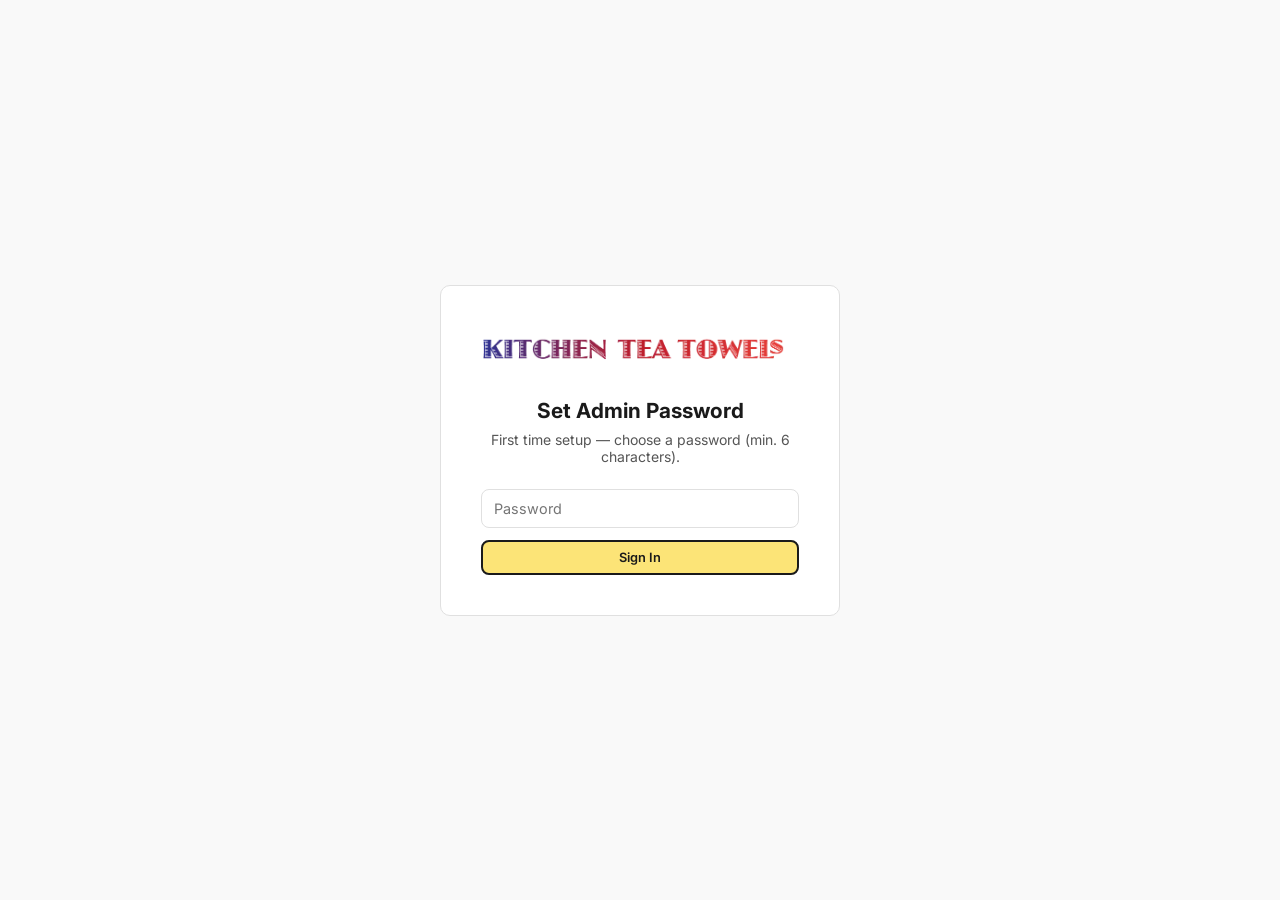
<file: admin.html>
<!DOCTYPE html>
<html lang="en">
<head>
  <meta charset="UTF-8" />
  <meta name="viewport" content="width=device-width, initial-scale=1.0" />
  <title>Admin | Kitchen Tea Towels</title>
  <meta name="robots" content="noindex, nofollow" />
  <link rel="preconnect" href="https://fonts.googleapis.com" />
  <link href="https://fonts.googleapis.com/css2?family=Inter:wght@400;600;700&display=swap" rel="stylesheet" />
  <script src="products.js"></script>
  <style>
    *, *::before, *::after { box-sizing: border-box; margin: 0; padding: 0; }
    :root {
      --yellow: #fce477;
      --yellow-dark: #f5d230;
      --gray-light: #f5f5f5;
      --gray-mid: #e0e0e0;
      --gray-text: #555;
      --text: #1a1a1a;
      --red: #e53e3e;
      --green: #38a169;
      --radius: 10px;
    }
    body { font-family: 'Inter', sans-serif; color: var(--text); background: #f9f9f9; min-height: 100vh; }

    /* LOGIN */
    #login-screen {
      display: flex; align-items: center; justify-content: center;
      min-height: 100vh; padding: 24px;
    }
    .login-box {
      background: #fff; border: 1px solid var(--gray-mid); border-radius: var(--radius);
      padding: 40px; width: 100%; max-width: 400px; text-align: center;
    }
    .login-box img { height: 44px; width: auto; margin-bottom: 24px; }
    .login-box h1 { font-size: 1.3rem; margin-bottom: 8px; }
    .login-box p { font-size: 0.875rem; color: var(--gray-text); margin-bottom: 24px; }
    .login-box input[type="password"] {
      width: 100%; padding: 10px 12px; border: 1px solid var(--gray-mid);
      border-radius: 8px; font-family: inherit; font-size: 0.9rem; margin-bottom: 12px;
    }
    .login-box .error { color: var(--red); font-size: 0.8rem; margin-bottom: 12px; display: none; }

    /* ADMIN PANEL */
    #admin-panel { display: none; }

    /* HEADER */
    .admin-header {
      background: #fff; border-bottom: 1px solid var(--gray-mid);
      padding: 0 24px; position: sticky; top: 0; z-index: 50;
    }
    .admin-header-inner {
      max-width: 1100px; margin: 0 auto; height: 64px;
      display: flex; align-items: center; justify-content: space-between; gap: 16px;
    }
    .admin-header img { height: 36px; width: auto; }
    .admin-header-title { font-weight: 700; font-size: 0.95rem; color: var(--gray-text); }
    .header-actions { display: flex; gap: 10px; align-items: center; }

    /* MAIN */
    .admin-main { max-width: 1100px; margin: 0 auto; padding: 32px 24px; }

    .toolbar {
      display: flex; align-items: center; justify-content: space-between;
      flex-wrap: wrap; gap: 12px; margin-bottom: 24px;
    }
    .toolbar h2 { font-size: 1.25rem; font-weight: 700; }
    .toolbar-actions { display: flex; gap: 10px; flex-wrap: wrap; }

    /* PRODUCT LIST */
    .product-list { display: flex; flex-direction: column; gap: 12px; }

    .product-row {
      background: #fff; border: 1px solid var(--gray-mid); border-radius: var(--radius);
      display: flex; align-items: center; gap: 16px; padding: 12px 16px;
      transition: opacity 0.2s;
    }
    .product-row.inactive { opacity: 0.5; }

    .product-row-img {
      width: 60px; height: 60px; object-fit: cover;
      border-radius: 6px; flex-shrink: 0; background: var(--gray-light);
    }

    .product-row-info { flex: 1; min-width: 0; }
    .product-row-name { font-weight: 600; font-size: 0.9rem; white-space: nowrap; overflow: hidden; text-overflow: ellipsis; }
    .product-row-meta { font-size: 0.8rem; color: var(--gray-text); margin-top: 2px; }

    .product-row-actions { display: flex; align-items: center; gap: 10px; flex-shrink: 0; }

    /* TOGGLE */
    .toggle { position: relative; display: inline-block; width: 44px; height: 24px; }
    .toggle input { display: none; }
    .slider {
      position: absolute; inset: 0; background: var(--gray-mid);
      border-radius: 999px; cursor: pointer; transition: background 0.2s;
    }
    .slider::before {
      content: ''; position: absolute; width: 18px; height: 18px;
      left: 3px; top: 3px; background: #fff; border-radius: 50%; transition: transform 0.2s;
    }
    .toggle input:checked + .slider { background: var(--green); }
    .toggle input:checked + .slider::before { transform: translateX(20px); }

    /* BUTTONS */
    .btn {
      padding: 8px 16px; border-radius: 8px; font-family: inherit;
      font-size: 0.8rem; font-weight: 600; cursor: pointer; border: none;
      transition: opacity 0.15s; white-space: nowrap;
    }
    .btn:hover { opacity: 0.85; }
    .btn-primary { background: var(--yellow); color: var(--text); border: 2px solid var(--text); }
    .btn-secondary { background: var(--gray-light); color: var(--text); border: 2px solid var(--gray-mid); }
    .btn-danger { background: #fff; color: var(--red); border: 2px solid var(--red); }
    .btn-publish { background: #1a1a1a; color: #fff; border: 2px solid #1a1a1a; padding: 8px 20px; }
    .btn-logout  { background: transparent; color: var(--gray-text); border: 1px solid var(--gray-mid); font-size: 0.8rem; }

    /* MODAL */
    .modal-overlay {
      display: none; position: fixed; inset: 0; z-index: 200;
      background: rgba(0,0,0,0.5); align-items: center; justify-content: center; padding: 24px;
    }
    .modal-overlay.active { display: flex; }
    .modal {
      background: #fff; border-radius: var(--radius); width: 100%; max-width: 560px;
      max-height: 90vh; overflow-y: auto; padding: 32px;
    }
    .modal h2 { font-size: 1.2rem; margin-bottom: 24px; }

    .form-group { margin-bottom: 16px; }
    .form-group label { display: block; font-size: 0.8rem; font-weight: 600; margin-bottom: 6px; }
    .form-group input, .form-group textarea, .form-group select {
      width: 100%; padding: 9px 12px; border: 1px solid var(--gray-mid);
      border-radius: 8px; font-family: inherit; font-size: 0.875rem;
    }
    .form-group textarea { resize: vertical; min-height: 80px; }
    .form-group .hint { font-size: 0.75rem; color: var(--gray-text); margin-top: 4px; }

    .modal-actions { display: flex; gap: 10px; justify-content: flex-end; margin-top: 24px; flex-wrap: wrap; }

    /* VARIANTS */
    .variant-list { display: flex; flex-direction: column; gap: 8px; margin-top: 8px; }
    .variant-row { display: flex; gap: 8px; align-items: center; }
    .variant-row input { flex: 1; }
    .btn-remove-variant { background: none; border: none; color: var(--red); cursor: pointer; font-size: 1.1rem; padding: 4px; }

    /* CHANGE PASSWORD */
    .change-pw-section {
      background: var(--gray-light); border-radius: var(--radius);
      padding: 20px; margin-top: 40px;
    }
    .change-pw-section h3 { font-size: 1rem; margin-bottom: 16px; }
    .change-pw-section .pw-row { display: flex; gap: 10px; flex-wrap: wrap; align-items: flex-end; }
    .change-pw-section input { flex: 1; min-width: 180px; padding: 9px 12px; border: 1px solid var(--gray-mid); border-radius: 8px; font-family: inherit; font-size: 0.875rem; }
    .change-pw-section .msg { font-size: 0.8rem; margin-top: 8px; }

    /* NOTICE */
    .notice {
      background: #fffbeb; border: 1px solid #f6d860; border-radius: 8px;
      padding: 12px 16px; font-size: 0.85rem; margin-bottom: 24px; line-height: 1.5;
    }

    /* UNSAVED CHANGES BANNER */
    .unsaved-banner {
      display: none; position: sticky; top: 64px; z-index: 40;
      background: #1a4755; color: #fff;
      padding: 10px 24px; font-size: 0.85rem; font-weight: 600;
      align-items: center; justify-content: center; gap: 16px;
      text-align: center;
    }
    .unsaved-banner.visible { display: flex; }
    .unsaved-banner button {
      background: var(--yellow); color: var(--text); border: 2px solid var(--text);
      border-radius: 8px; padding: 6px 14px; font-family: inherit;
      font-size: 0.8rem; font-weight: 700; cursor: pointer;
    }

    @media (max-width: 600px) {
      .product-row { flex-wrap: wrap; }
      .product-row-actions { width: 100%; justify-content: flex-end; }
    }
  </style>
</head>
<body>

<!-- LOGIN SCREEN -->
<div id="login-screen">
  <div class="login-box">
    <img src="images/kitchen-tea-towels-logo.webp" alt="Kitchen Tea Towels" />
    <h1 id="login-title">Admin Sign In</h1>
    <p id="login-subtitle">Enter your admin password to continue.</p>
    <p class="error" id="login-error">Incorrect password. Please try again.</p>
    <input type="password" id="password-input" placeholder="Password" />
    <button class="btn btn-primary" style="width:100%" onclick="handleLogin()">Sign In</button>
  </div>
</div>

<!-- ADMIN PANEL -->
<div id="admin-panel">

  <div class="admin-header">
    <div class="admin-header-inner">
      <div style="display:flex;align-items:center;gap:12px;">
        <img src="images/kitchen-tea-towels-logo.webp" alt="Kitchen Tea Towels" />
        <span class="admin-header-title">Product Admin</span>
      </div>
      <div class="header-actions">
        <a href="index.html" target="_blank" class="btn btn-secondary">View Shop</a>
        <button class="btn btn-logout" onclick="logout()">Sign Out</button>
      </div>
    </div>
  </div>

  <div class="unsaved-banner" id="unsaved-banner">
    ⚠ You have unsaved changes — click Save &amp; Download, then upload products.js to GitHub.
    <button onclick="publishProducts()">Save &amp; Download products.js</button>
  </div>

  <div class="admin-main">

    <div class="notice">
      <strong>How changes work:</strong> Toggle, edit, or add products below. An orange bar will appear at the top when you have unsaved changes — click <strong>Save &amp; Download products.js</strong>, then upload that file to GitHub to make changes live.
    </div>

    <div class="toolbar">
      <h2>Products (<span id="product-count">0</span>)</h2>
      <div class="toolbar-actions">
        <button class="btn btn-primary" onclick="openAddModal()">+ Add Product</button>
        <button class="btn btn-publish" onclick="publishProducts()">Save &amp; Download products.js</button>
      </div>
    </div>

    <div class="product-list" id="product-list"></div>

    <div class="change-pw-section">
      <h3>Change Admin Password</h3>
      <div class="pw-row">
        <input type="password" id="new-pw" placeholder="New password" />
        <input type="password" id="new-pw-confirm" placeholder="Confirm password" />
        <button class="btn btn-secondary" onclick="changePassword()">Update Password</button>
      </div>
      <p class="msg" id="pw-msg"></p>
    </div>

  </div>
</div>

<!-- EDIT / ADD MODAL -->
<div class="modal-overlay" id="product-modal">
  <div class="modal">
    <h2 id="modal-title">Edit Product</h2>

    <input type="hidden" id="modal-product-id" />

    <div class="form-group">
      <label>Product Name</label>
      <input type="text" id="modal-name" placeholder="e.g. Seaside Tea Towel" />
    </div>
    <div class="form-group">
      <label>Description</label>
      <textarea id="modal-desc" placeholder="Short product description..."></textarea>
    </div>
    <div class="form-group">
      <label>Price (£)</label>
      <input type="number" id="modal-price" placeholder="14.00" min="0" step="0.01" />
    </div>
    <div class="form-group">
      <label>Main Image URL</label>
      <input type="url" id="modal-image" placeholder="https://..." />
      <p class="hint">Paste the full URL of the product image.</p>
    </div>
    <div class="form-group">
      <label>Active</label>
      <select id="modal-active">
        <option value="true">Yes — show on shop</option>
        <option value="false">No — hide from shop</option>
      </select>
    </div>
    <div class="form-group">
      <label>Colour Variants <span style="font-weight:400;color:var(--gray-text)">(optional — leave empty if only one version)</span></label>
      <div class="variant-list" id="variant-list"></div>
      <button type="button" class="btn btn-secondary" style="margin-top:8px;font-size:0.8rem;" onclick="addVariantRow()">+ Add Variant</button>
      <p class="hint">Each variant needs a name (e.g. Blue) and its own image URL.</p>
    </div>

    <div class="modal-actions">
      <button class="btn btn-secondary" onclick="closeModal()">Cancel</button>
      <button class="btn btn-primary" onclick="saveProduct()">Save Product</button>
    </div>
  </div>
</div>

<script>
  // ── PRODUCTS STATE ──
  var products = [];

  // ── PASSWORD / AUTH ──
  async function sha256(str) {
    var buf  = await crypto.subtle.digest('SHA-256', new TextEncoder().encode(str));
    return Array.from(new Uint8Array(buf)).map(function(b){ return b.toString(16).padStart(2,'0'); }).join('');
  }

  async function handleLogin() {
    var pw   = document.getElementById('password-input').value;
    var hash = await sha256(pw);
    var stored = localStorage.getItem('ktt_admin_hash');

    if (!stored) {
      // First time — set password
      if (pw.length < 6) {
        showLoginError('Password must be at least 6 characters.');
        return;
      }
      localStorage.setItem('ktt_admin_hash', hash);
      enterAdmin();
    } else {
      if (hash === stored) {
        sessionStorage.setItem('ktt_admin_session', '1');
        enterAdmin();
      } else {
        showLoginError('Incorrect password. Please try again.');
      }
    }
  }

  function showLoginError(msg) {
    var el = document.getElementById('login-error');
    el.textContent = msg;
    el.style.display = 'block';
  }

  document.getElementById('password-input').addEventListener('keydown', function(e) {
    if (e.key === 'Enter') handleLogin();
  });

  async function changePassword() {
    var np  = document.getElementById('new-pw').value;
    var nc  = document.getElementById('new-pw-confirm').value;
    var msg = document.getElementById('pw-msg');
    if (np.length < 6) { msg.style.color='red'; msg.textContent='Password must be at least 6 characters.'; return; }
    if (np !== nc)      { msg.style.color='red'; msg.textContent='Passwords do not match.'; return; }
    localStorage.setItem('ktt_admin_hash', await sha256(np));
    msg.style.color='green'; msg.textContent='Password updated.';
    document.getElementById('new-pw').value='';
    document.getElementById('new-pw-confirm').value='';
  }

  function logout() {
    sessionStorage.removeItem('ktt_admin_session');
    location.reload();
  }

  // ── ENTER ADMIN ──
  function enterAdmin() {
    document.getElementById('login-screen').style.display  = 'none';
    document.getElementById('admin-panel').style.display   = 'block';

    // Load products: localStorage override first, then products.js
    var stored = localStorage.getItem('ktt_products');
    products = stored ? JSON.parse(stored) : JSON.parse(JSON.stringify(window.KTT_PRODUCTS));
    renderList();
  }

  // ── RENDER PRODUCT LIST ──
  function renderList() {
    document.getElementById('product-count').textContent = products.length;
    var list = document.getElementById('product-list');
    list.innerHTML = '';
    products.forEach(function(p, i) {
      var row = document.createElement('div');
      row.className = 'product-row' + (p.active ? '' : ' inactive');
      row.innerHTML =
        '<img class="product-row-img" src="' + esc(p.image) + '" alt="' + esc(p.name) + '" />' +
        '<div class="product-row-info">' +
          '<div class="product-row-name">' + esc(p.name) + '</div>' +
          '<div class="product-row-meta">£' + esc(p.price) +
            (p.variants && p.variants.length > 1 ? ' · ' + p.variants.length + ' variants' : '') +
            (p.active ? '' : ' · <span style="color:var(--red)">Hidden</span>') +
          '</div>' +
        '</div>' +
        '<div class="product-row-actions">' +
          '<label class="toggle" title="' + (p.active ? 'Hide product' : 'Show product') + '">' +
            '<input type="checkbox" ' + (p.active ? 'checked' : '') + ' data-idx="' + i + '" onchange="toggleActive(this)" />' +
            '<span class="slider"></span>' +
          '</label>' +
          '<button class="btn btn-secondary" onclick="openEditModal(' + i + ')">Edit</button>' +
          '<button class="btn btn-danger" onclick="deleteProduct(' + i + ')">Delete</button>' +
        '</div>';
      list.appendChild(row);
    });
  }

  function toggleActive(checkbox) {
    var i = parseInt(checkbox.getAttribute('data-idx'));
    products[i].active = checkbox.checked;
    markDirty();
    renderList();
  }

  function deleteProduct(i) {
    if (!confirm('Delete "' + products[i].name + '"? This cannot be undone.')) return;
    products.splice(i, 1);
    markDirty();
    renderList();
  }

  function markDirty() {
    document.getElementById('unsaved-banner').classList.add('visible');
  }

  // ── MODAL ──
  function openAddModal() {
    document.getElementById('modal-title').textContent = 'Add Product';
    document.getElementById('modal-product-id').value = '';
    document.getElementById('modal-name').value   = '';
    document.getElementById('modal-desc').value   = '';
    document.getElementById('modal-price').value  = '';
    document.getElementById('modal-image').value  = '';
    document.getElementById('modal-active').value = 'true';
    document.getElementById('variant-list').innerHTML = '';
    document.getElementById('product-modal').classList.add('active');
  }

  function openEditModal(i) {
    var p = products[i];
    document.getElementById('modal-title').textContent     = 'Edit Product';
    document.getElementById('modal-product-id').value      = i;
    document.getElementById('modal-name').value            = p.name;
    document.getElementById('modal-desc').value            = p.desc;
    document.getElementById('modal-price').value           = p.price;
    document.getElementById('modal-image').value           = p.image;
    document.getElementById('modal-active').value          = p.active ? 'true' : 'false';

    var vl = document.getElementById('variant-list');
    vl.innerHTML = '';
    if (p.variants) {
      p.variants.forEach(function(v) { addVariantRow(v.name, v.image); });
    }
    document.getElementById('product-modal').classList.add('active');
  }

  function closeModal() {
    document.getElementById('product-modal').classList.remove('active');
  }

  // Close modal on overlay click
  document.getElementById('product-modal').addEventListener('click', function(e) {
    if (e.target === this) closeModal();
  });

  function addVariantRow(name, image) {
    var vl  = document.getElementById('variant-list');
    var row = document.createElement('div');
    row.className = 'variant-row';
    row.innerHTML =
      '<input type="text"  placeholder="Name (e.g. Blue)"  value="' + esc(name  || '') + '" class="v-name" />' +
      '<input type="url"   placeholder="Image URL"          value="' + esc(image || '') + '" class="v-img"  />' +
      '<button type="button" class="btn-remove-variant" onclick="this.parentNode.remove()">&#x2715;</button>';
    vl.appendChild(row);
  }

  function saveProduct() {
    var name  = document.getElementById('modal-name').value.trim();
    var desc  = document.getElementById('modal-desc').value.trim();
    var price = document.getElementById('modal-price').value.trim();
    var image = document.getElementById('modal-image').value.trim();
    var active = document.getElementById('modal-active').value === 'true';
    var idxStr = document.getElementById('modal-product-id').value;

    if (!name || !price || !image) {
      alert('Please fill in Name, Price, and Image URL.');
      return;
    }

    // Collect variants
    var variants = [];
    document.querySelectorAll('#variant-list .variant-row').forEach(function(row) {
      var vname = row.querySelector('.v-name').value.trim();
      var vimg  = row.querySelector('.v-img').value.trim();
      if (vname && vimg) variants.push({ name: vname, image: vimg });
    });

    var product = {
      id: idxStr !== '' ? products[parseInt(idxStr)].id : slugify(name),
      name:     name,
      desc:     desc,
      price:    parseFloat(price).toFixed(2),
      active:   active,
      image:    image,
      variants: variants
    };

    if (idxStr !== '') {
      products[parseInt(idxStr)] = product;
    } else {
      products.push(product);
    }

    markDirty();
    renderList();
    closeModal();
  }

  function slugify(str) {
    return str.toLowerCase().replace(/[^a-z0-9]+/g,'-').replace(/^-|-$/g,'') + '-' + Date.now();
  }

  // ── PUBLISH ──
  function publishProducts() {
    var content = 'window.KTT_PRODUCTS = ' + JSON.stringify(products, null, 2) + ';\n';
    var blob = new Blob([content], { type: 'text/javascript' });
    var a = document.createElement('a');
    a.href = URL.createObjectURL(blob);
    a.download = 'products.js';
    a.click();
    URL.revokeObjectURL(a.href);
    // Persist to localStorage so the admin reloads correctly next visit
    localStorage.setItem('ktt_products', JSON.stringify(products));
    document.getElementById('unsaved-banner').classList.remove('visible');
  }

  // ── HELPERS ──
  function esc(str) {
    return String(str || '')
      .replace(/&/g,'&amp;').replace(/"/g,'&quot;')
      .replace(/</g,'&lt;').replace(/>/g,'&gt;');
  }

  // ── INIT ──
  // Check for existing session or first-time setup
  (function init() {
    var hasHash    = !!localStorage.getItem('ktt_admin_hash');
    var hasSession = !!sessionStorage.getItem('ktt_admin_session');

    if (!hasHash) {
      document.getElementById('login-title').textContent    = 'Set Admin Password';
      document.getElementById('login-subtitle').textContent = 'First time setup — choose a password (min. 6 characters).';
    }

    if (hasSession) {
      enterAdmin();
    }
  })();
</script>
</body>
</html>
</file>
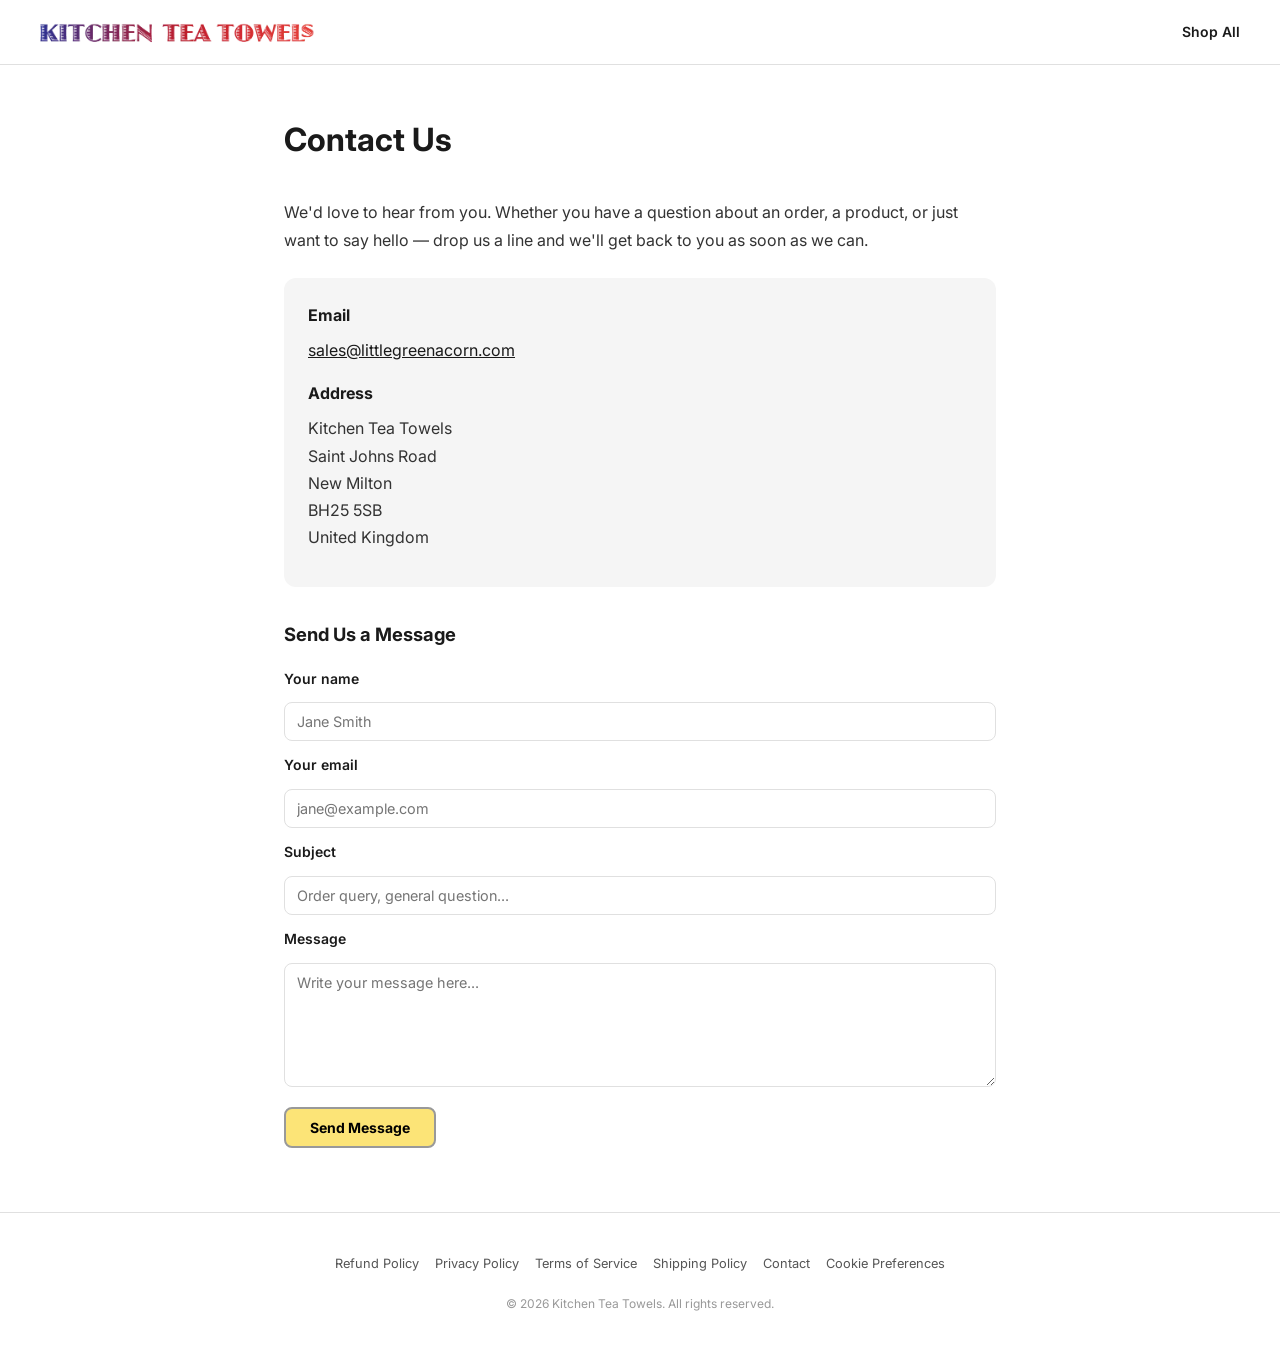
<file: contact.html>
<!DOCTYPE html>
<html lang="en">
<head>
  <meta charset="UTF-8" />
  <meta name="viewport" content="width=device-width, initial-scale=1.0" />
  <title>Contact | Kitchen Tea Towels</title>
  <meta name="description" content="Get in touch with Kitchen Tea Towels — we'd love to hear from you." />
  <meta name="robots" content="noindex" />
  <link rel="preconnect" href="https://fonts.googleapis.com" />
  <link href="https://fonts.googleapis.com/css2?family=Inter:wght@400;600;700&display=swap" rel="stylesheet" />
  <link rel="stylesheet" href="policy.css" />
</head>
<body>
<header>
  <div class="header-inner">
    <a class="logo" href="index.html"><img src="images/kitchen-tea-towels-logo.webp" alt="Kitchen Tea Towels" class="nav-logo" /></a>
    <a href="index.html#products" class="shop-link">Shop All</a>
  </div>
</header>

<main class="policy-page">
  <h1>Contact Us</h1>
  <p>We'd love to hear from you. Whether you have a question about an order, a product, or just want to say hello — drop us a line and we'll get back to you as soon as we can.</p>

  <div class="contact-block">
    <h2>Email</h2>
    <p><a href="mailto:sales@littlegreenacorn.com">sales@littlegreenacorn.com</a></p>

    <h2>Address</h2>
    <p>
      Kitchen Tea Towels<br />
      Saint Johns Road<br />
      New Milton<br />
      BH25 5SB<br />
      United Kingdom
    </p>
  </div>

  <h2>Send Us a Message</h2>
  <form class="contact-form" action="mailto:sales@littlegreenacorn.com" method="post" enctype="text/plain">
    <label for="name">Your name</label>
    <input type="text" id="name" name="name" placeholder="Jane Smith" required />

    <label for="email">Your email</label>
    <input type="email" id="email" name="email" placeholder="jane@example.com" required />

    <label for="subject">Subject</label>
    <input type="text" id="subject" name="subject" placeholder="Order query, general question..." />

    <label for="message">Message</label>
    <textarea id="message" name="message" rows="6" placeholder="Write your message here..." required></textarea>

    <button type="submit" class="submit-btn">Send Message</button>
  </form>
</main>

<footer>
  <div class="footer-inner">
    <div class="footer-links">
      <a href="refund-policy.html">Refund Policy</a>
      <a href="privacy-policy.html">Privacy Policy</a>
      <a href="terms-of-service.html">Terms of Service</a>
      <a href="shipping-policy.html">Shipping Policy</a>
      <a href="contact.html">Contact</a>
      <a href="cookies.html">Cookie Preferences</a>
    </div>
    <p class="footer-copy">&copy; 2026 Kitchen Tea Towels. All rights reserved.</p>
  </div>
</footer>
</body>
</html>
</file>
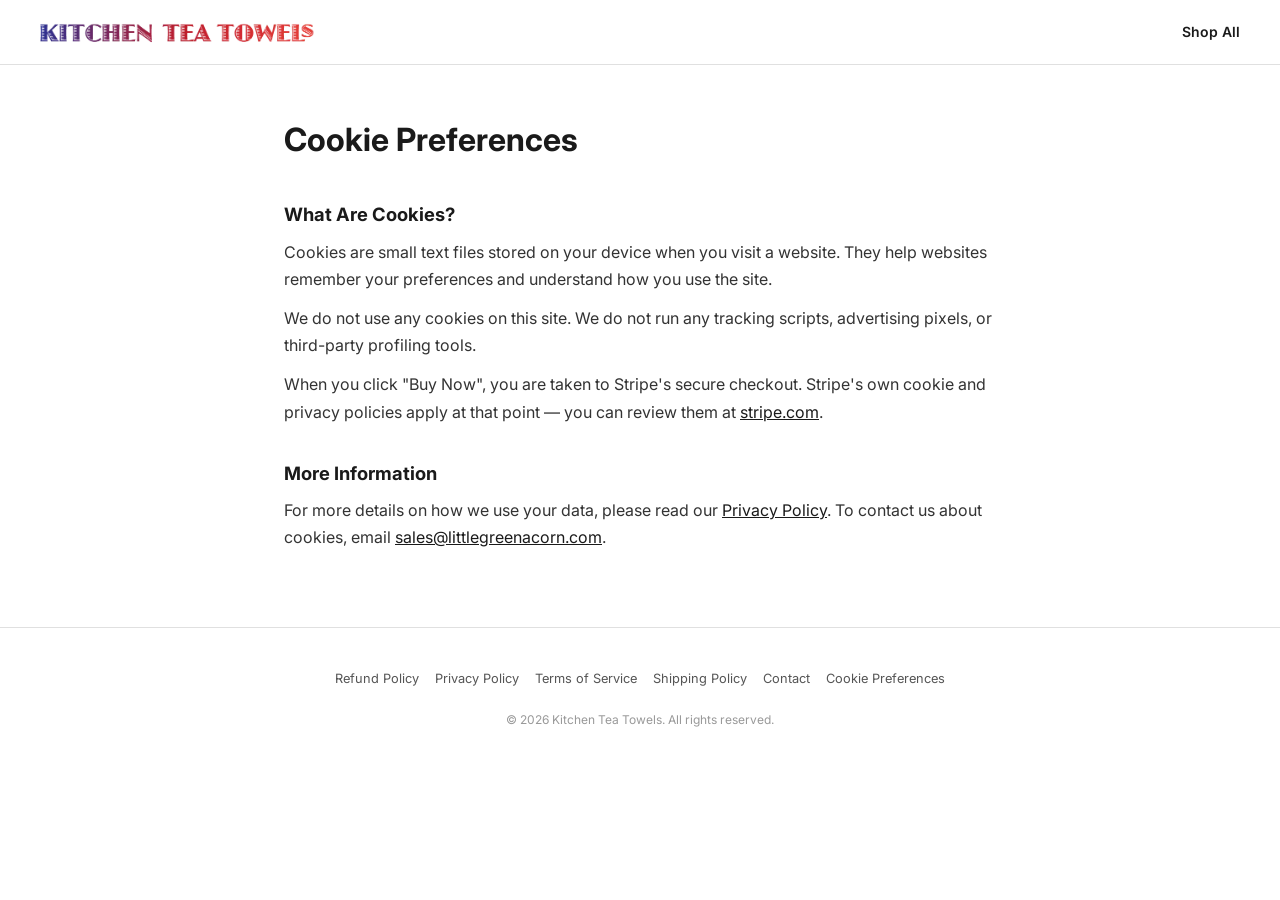
<file: cookies.html>
<!DOCTYPE html>
<html lang="en">
<head>
  <meta charset="UTF-8" />
  <meta name="viewport" content="width=device-width, initial-scale=1.0" />
  <title>Cookie Preferences | Kitchen Tea Towels</title>
  <meta name="description" content="Manage your cookie preferences for Kitchen Tea Towels." />
  <meta name="robots" content="noindex" />
  <link rel="preconnect" href="https://fonts.googleapis.com" />
  <link href="https://fonts.googleapis.com/css2?family=Inter:wght@400;600;700&display=swap" rel="stylesheet" />
  <link rel="stylesheet" href="policy.css" />
</head>
<body>
<header>
  <div class="header-inner">
    <a class="logo" href="index.html"><img src="images/kitchen-tea-towels-logo.webp" alt="Kitchen Tea Towels" class="nav-logo" /></a>
    <a href="index.html#products" class="shop-link">Shop All</a>
  </div>
</header>

<main class="policy-page">
  <h1>Cookie Preferences</h1>

  <h2>What Are Cookies?</h2>
  <p>Cookies are small text files stored on your device when you visit a website. They help websites remember your preferences and understand how you use the site.</p>

  <p>We do not use any cookies on this site. We do not run any tracking scripts, advertising pixels, or third-party profiling tools.</p>
  <p>When you click "Buy Now", you are taken to Stripe's secure checkout. Stripe's own cookie and privacy policies apply at that point — you can review them at <a href="https://stripe.com/gb/privacy" target="_blank" rel="noopener">stripe.com</a>.</p>

  <h2>More Information</h2>
  <p>For more details on how we use your data, please read our <a href="privacy-policy.html">Privacy Policy</a>. To contact us about cookies, email <a href="mailto:sales@littlegreenacorn.com">sales@littlegreenacorn.com</a>.</p>
</main>

<footer>
  <div class="footer-inner">
    <div class="footer-links">
      <a href="refund-policy.html">Refund Policy</a>
      <a href="privacy-policy.html">Privacy Policy</a>
      <a href="terms-of-service.html">Terms of Service</a>
      <a href="shipping-policy.html">Shipping Policy</a>
      <a href="contact.html">Contact</a>
      <a href="cookies.html">Cookie Preferences</a>
    </div>
    <p class="footer-copy">&copy; 2026 Kitchen Tea Towels. All rights reserved.</p>
  </div>
</footer>

</body>
</html>
</file>
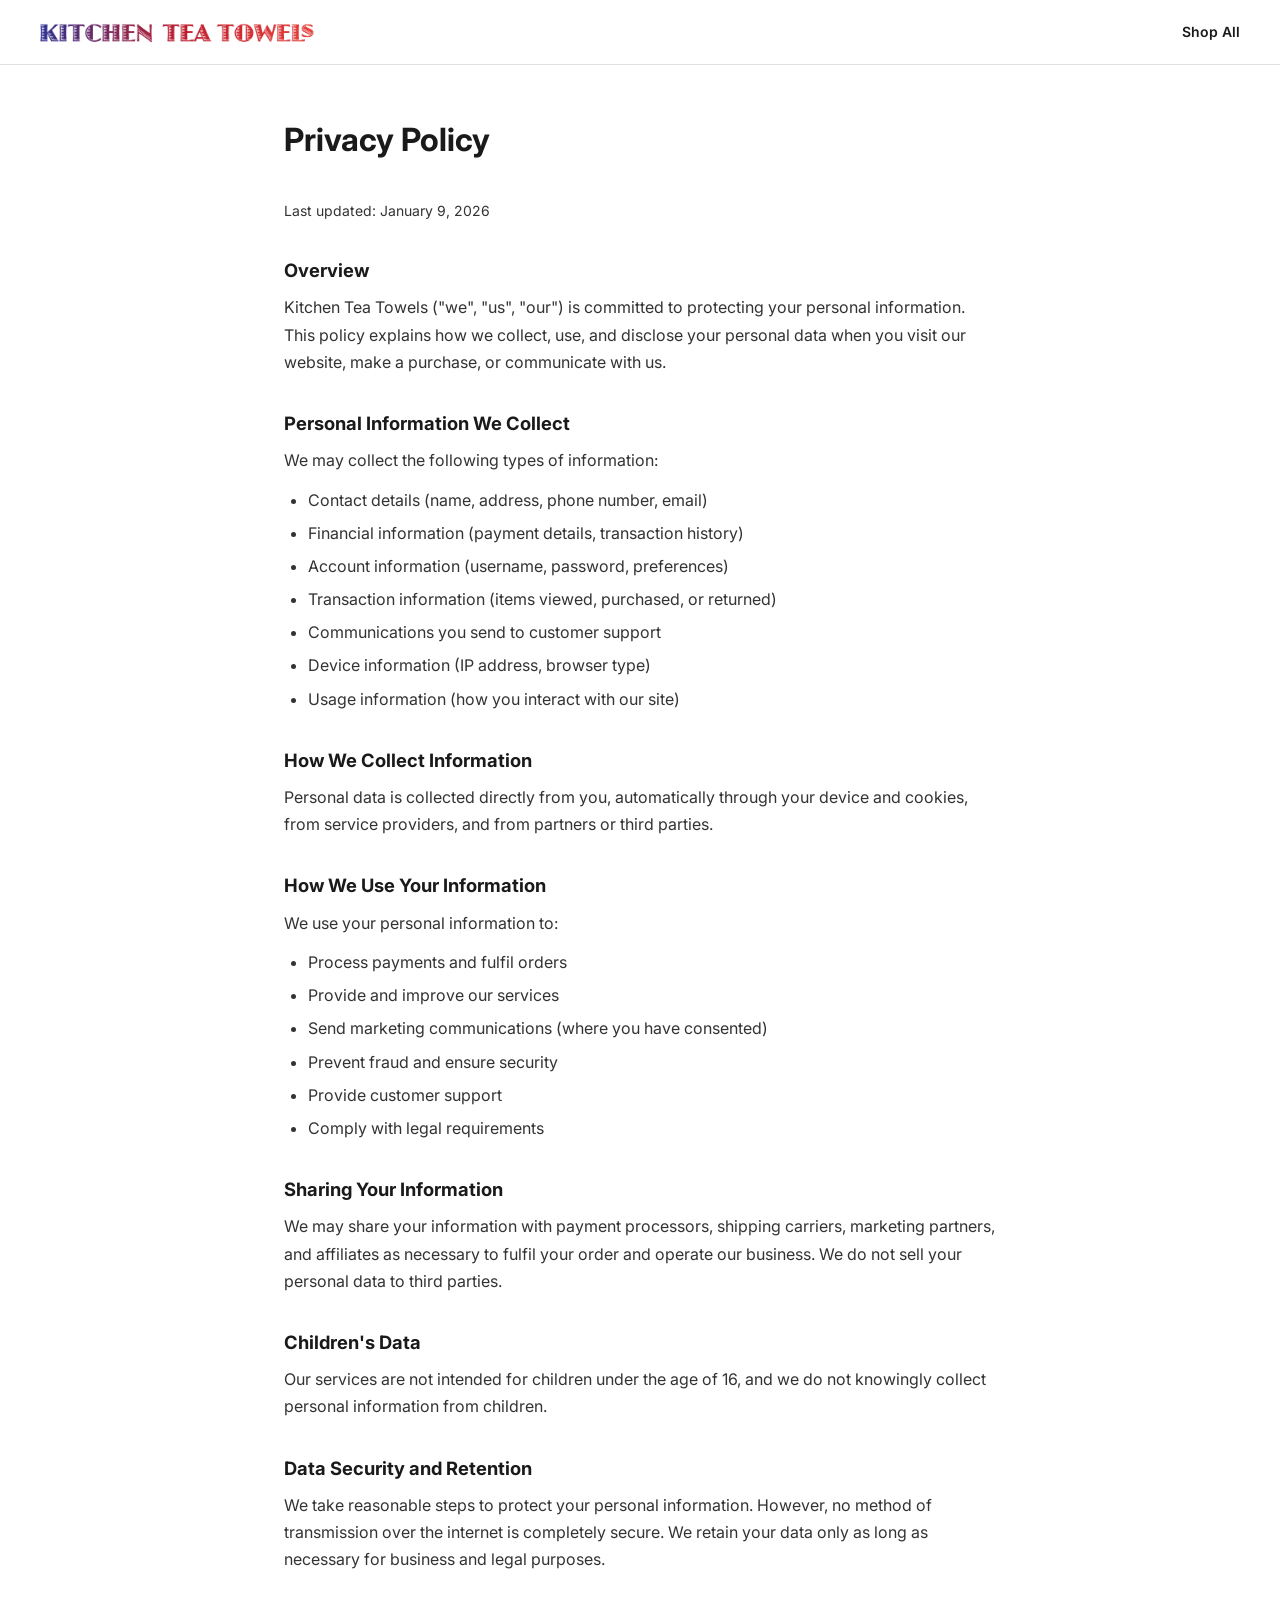
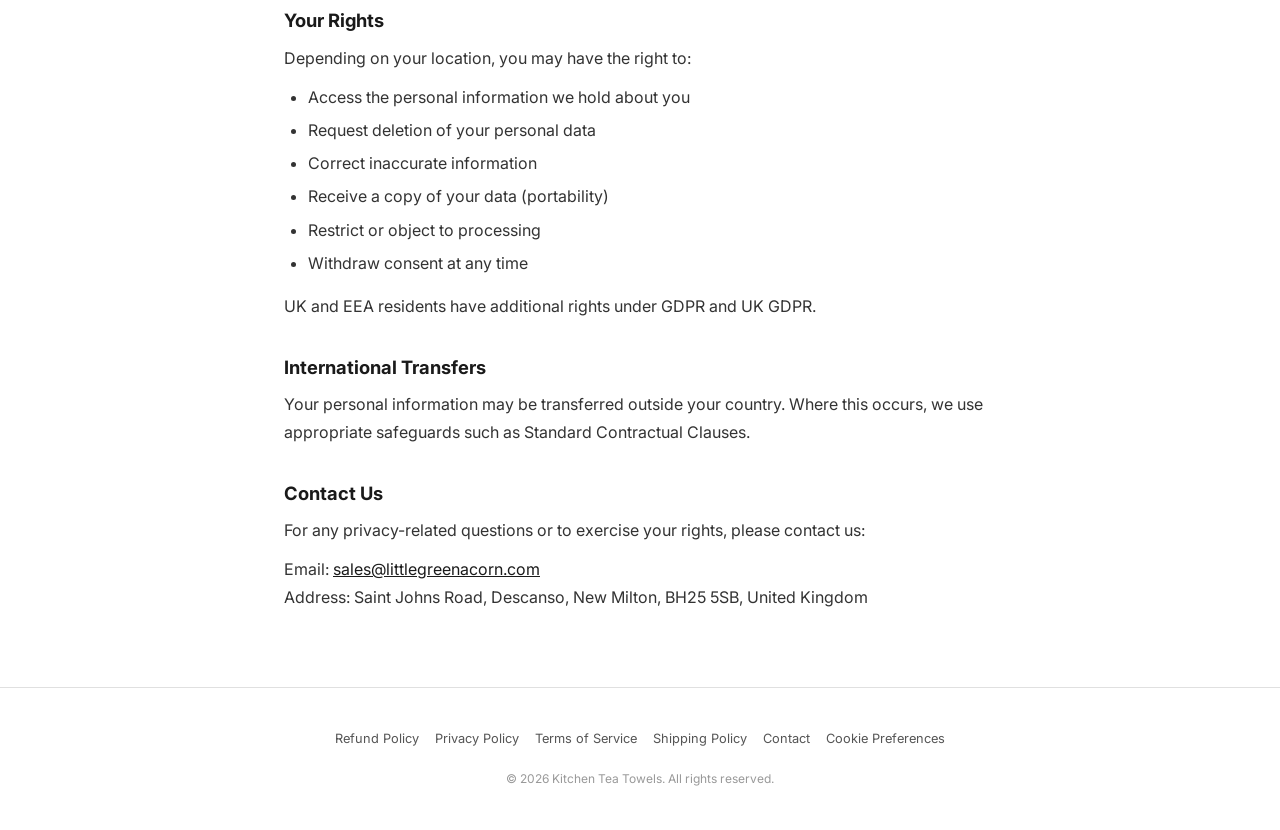
<file: privacy-policy.html>
<!DOCTYPE html>
<html lang="en">
<head>
  <meta charset="UTF-8" />
  <meta name="viewport" content="width=device-width, initial-scale=1.0" />
  <title>Privacy Policy | Kitchen Tea Towels</title>
  <meta name="description" content="Kitchen Tea Towels privacy policy — how we collect, use and protect your personal information." />
  <meta name="robots" content="noindex" />
  <link rel="preconnect" href="https://fonts.googleapis.com" />
  <link href="https://fonts.googleapis.com/css2?family=Inter:wght@400;600;700&display=swap" rel="stylesheet" />
  <link rel="stylesheet" href="policy.css" />
</head>
<body>
<header>
  <div class="header-inner">
    <a class="logo" href="index.html"><img src="images/kitchen-tea-towels-logo.webp" alt="Kitchen Tea Towels" class="nav-logo" /></a>
    <a href="index.html#products" class="shop-link">Shop All</a>
  </div>
</header>

<main class="policy-page">
  <h1>Privacy Policy</h1>
  <p class="last-updated">Last updated: January 9, 2026</p>

  <h2>Overview</h2>
  <p>Kitchen Tea Towels ("we", "us", "our") is committed to protecting your personal information. This policy explains how we collect, use, and disclose your personal data when you visit our website, make a purchase, or communicate with us.</p>

  <h2>Personal Information We Collect</h2>
  <p>We may collect the following types of information:</p>
  <ul>
    <li>Contact details (name, address, phone number, email)</li>
    <li>Financial information (payment details, transaction history)</li>
    <li>Account information (username, password, preferences)</li>
    <li>Transaction information (items viewed, purchased, or returned)</li>
    <li>Communications you send to customer support</li>
    <li>Device information (IP address, browser type)</li>
    <li>Usage information (how you interact with our site)</li>
  </ul>

  <h2>How We Collect Information</h2>
  <p>Personal data is collected directly from you, automatically through your device and cookies, from service providers, and from partners or third parties.</p>

  <h2>How We Use Your Information</h2>
  <p>We use your personal information to:</p>
  <ul>
    <li>Process payments and fulfil orders</li>
    <li>Provide and improve our services</li>
    <li>Send marketing communications (where you have consented)</li>
    <li>Prevent fraud and ensure security</li>
    <li>Provide customer support</li>
    <li>Comply with legal requirements</li>
  </ul>

  <h2>Sharing Your Information</h2>
  <p>We may share your information with payment processors, shipping carriers, marketing partners, and affiliates as necessary to fulfil your order and operate our business. We do not sell your personal data to third parties.</p>

  <h2>Children's Data</h2>
  <p>Our services are not intended for children under the age of 16, and we do not knowingly collect personal information from children.</p>

  <h2>Data Security and Retention</h2>
  <p>We take reasonable steps to protect your personal information. However, no method of transmission over the internet is completely secure. We retain your data only as long as necessary for business and legal purposes.</p>

  <h2>Your Rights</h2>
  <p>Depending on your location, you may have the right to:</p>
  <ul>
    <li>Access the personal information we hold about you</li>
    <li>Request deletion of your personal data</li>
    <li>Correct inaccurate information</li>
    <li>Receive a copy of your data (portability)</li>
    <li>Restrict or object to processing</li>
    <li>Withdraw consent at any time</li>
  </ul>
  <p>UK and EEA residents have additional rights under GDPR and UK GDPR.</p>

  <h2>International Transfers</h2>
  <p>Your personal information may be transferred outside your country. Where this occurs, we use appropriate safeguards such as Standard Contractual Clauses.</p>

  <h2>Contact Us</h2>
  <p>For any privacy-related questions or to exercise your rights, please contact us:</p>
  <p>
    Email: <a href="mailto:sales@littlegreenacorn.com">sales@littlegreenacorn.com</a><br />
    Address: Saint Johns Road, Descanso, New Milton, BH25 5SB, United Kingdom
  </p>
</main>

<footer>
  <div class="footer-inner">
    <div class="footer-links">
      <a href="refund-policy.html">Refund Policy</a>
      <a href="privacy-policy.html">Privacy Policy</a>
      <a href="terms-of-service.html">Terms of Service</a>
      <a href="shipping-policy.html">Shipping Policy</a>
      <a href="contact.html">Contact</a>
      <a href="cookies.html">Cookie Preferences</a>
    </div>
    <p class="footer-copy">&copy; 2026 Kitchen Tea Towels. All rights reserved.</p>
  </div>
</footer>
</body>
</html>
</file>
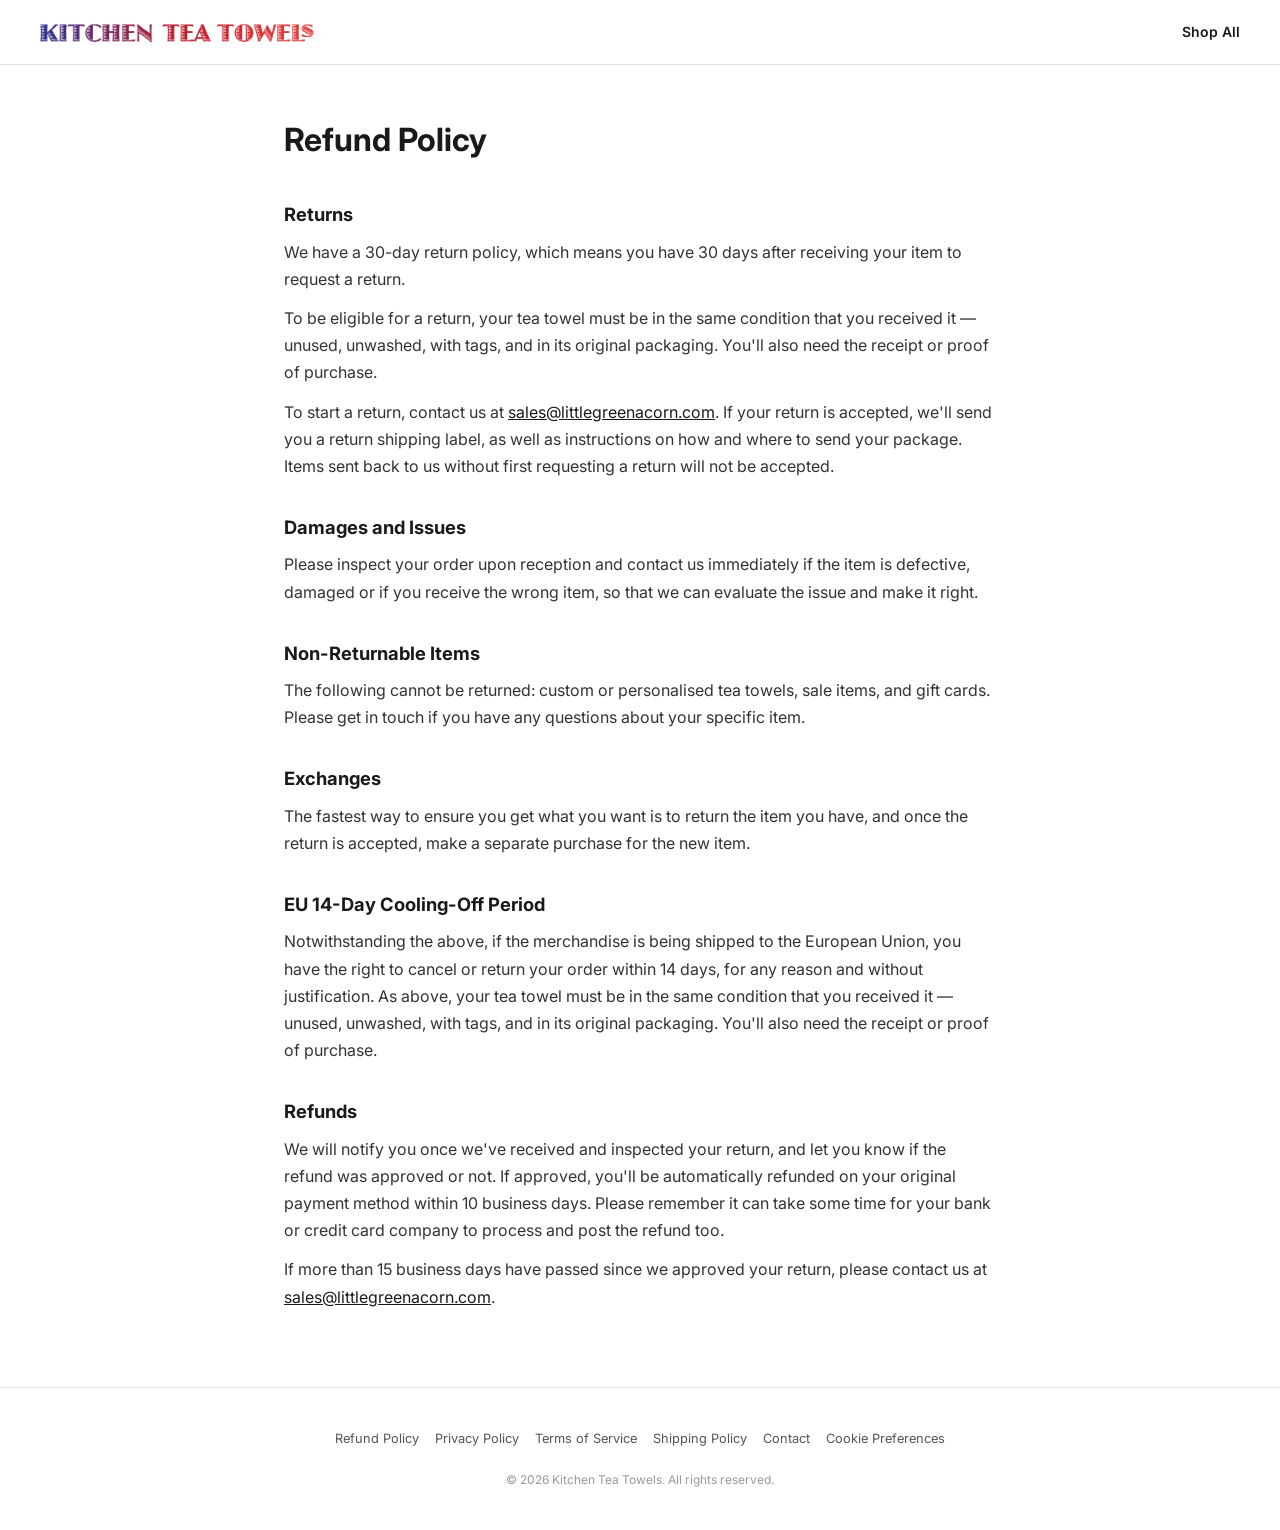
<file: refund-policy.html>
<!DOCTYPE html>
<html lang="en">
<head>
  <meta charset="UTF-8" />
  <meta name="viewport" content="width=device-width, initial-scale=1.0" />
  <title>Refund Policy | Kitchen Tea Towels</title>
  <meta name="description" content="Kitchen Tea Towels refund and returns policy. 30-day returns on unused items." />
  <meta name="robots" content="noindex" />
  <link rel="preconnect" href="https://fonts.googleapis.com" />
  <link href="https://fonts.googleapis.com/css2?family=Inter:wght@400;600;700&display=swap" rel="stylesheet" />
  <link rel="stylesheet" href="policy.css" />
</head>
<body>
<header>
  <div class="header-inner">
    <a class="logo" href="index.html"><img src="images/kitchen-tea-towels-logo.webp" alt="Kitchen Tea Towels" class="nav-logo" /></a>
    <a href="index.html#products" class="shop-link">Shop All</a>
  </div>
</header>

<main class="policy-page">
  <h1>Refund Policy</h1>

  <h2>Returns</h2>
  <p>We have a 30-day return policy, which means you have 30 days after receiving your item to request a return.</p>
  <p>To be eligible for a return, your tea towel must be in the same condition that you received it — unused, unwashed, with tags, and in its original packaging. You'll also need the receipt or proof of purchase.</p>
  <p>To start a return, contact us at <a href="mailto:sales@littlegreenacorn.com">sales@littlegreenacorn.com</a>. If your return is accepted, we'll send you a return shipping label, as well as instructions on how and where to send your package. Items sent back to us without first requesting a return will not be accepted.</p>

  <h2>Damages and Issues</h2>
  <p>Please inspect your order upon reception and contact us immediately if the item is defective, damaged or if you receive the wrong item, so that we can evaluate the issue and make it right.</p>

  <h2>Non-Returnable Items</h2>
  <p>The following cannot be returned: custom or personalised tea towels, sale items, and gift cards. Please get in touch if you have any questions about your specific item.</p>

  <h2>Exchanges</h2>
  <p>The fastest way to ensure you get what you want is to return the item you have, and once the return is accepted, make a separate purchase for the new item.</p>

  <h2>EU 14-Day Cooling-Off Period</h2>
  <p>Notwithstanding the above, if the merchandise is being shipped to the European Union, you have the right to cancel or return your order within 14 days, for any reason and without justification. As above, your tea towel must be in the same condition that you received it — unused, unwashed, with tags, and in its original packaging. You'll also need the receipt or proof of purchase.</p>

  <h2>Refunds</h2>
  <p>We will notify you once we've received and inspected your return, and let you know if the refund was approved or not. If approved, you'll be automatically refunded on your original payment method within 10 business days. Please remember it can take some time for your bank or credit card company to process and post the refund too.</p>
  <p>If more than 15 business days have passed since we approved your return, please contact us at <a href="mailto:sales@littlegreenacorn.com">sales@littlegreenacorn.com</a>.</p>
</main>

<footer>
  <div class="footer-inner">
    <div class="footer-links">
      <a href="refund-policy.html">Refund Policy</a>
      <a href="privacy-policy.html">Privacy Policy</a>
      <a href="terms-of-service.html">Terms of Service</a>
      <a href="shipping-policy.html">Shipping Policy</a>
      <a href="contact.html">Contact</a>
      <a href="cookies.html">Cookie Preferences</a>
    </div>
    <p class="footer-copy">&copy; 2026 Kitchen Tea Towels. All rights reserved.</p>
  </div>
</footer>
</body>
</html>
</file>
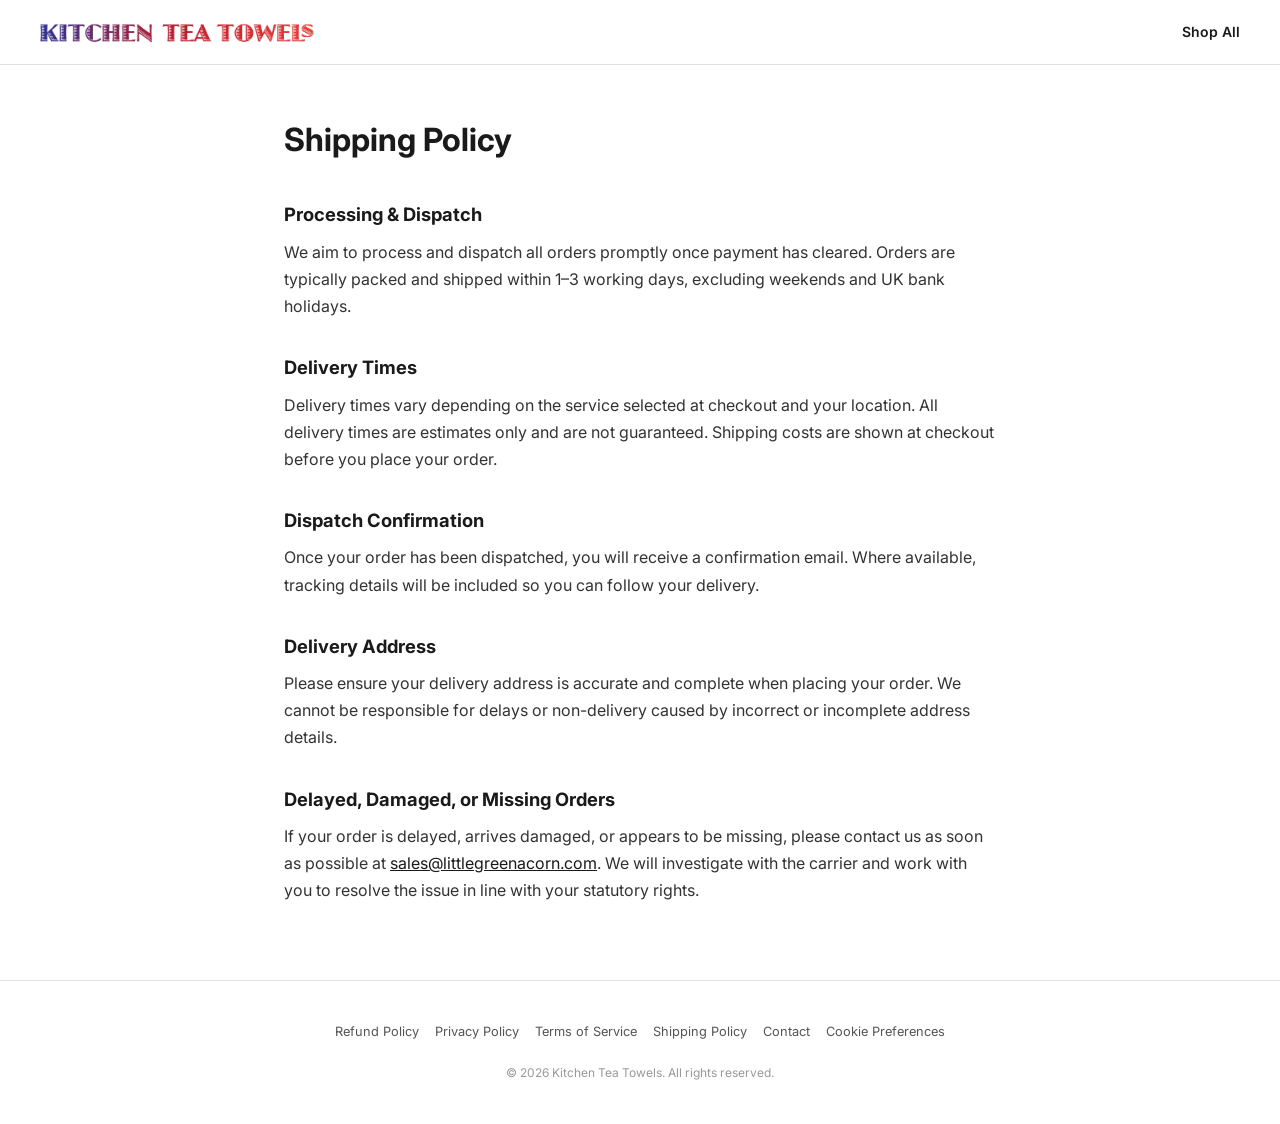
<file: shipping-policy.html>
<!DOCTYPE html>
<html lang="en">
<head>
  <meta charset="UTF-8" />
  <meta name="viewport" content="width=device-width, initial-scale=1.0" />
  <title>Shipping Policy | Kitchen Tea Towels</title>
  <meta name="description" content="Kitchen Tea Towels shipping policy — dispatch times, delivery estimates, and what to do if your order is delayed or damaged." />
  <meta name="robots" content="noindex" />
  <link rel="preconnect" href="https://fonts.googleapis.com" />
  <link href="https://fonts.googleapis.com/css2?family=Inter:wght@400;600;700&display=swap" rel="stylesheet" />
  <link rel="stylesheet" href="policy.css" />
</head>
<body>
<header>
  <div class="header-inner">
    <a class="logo" href="index.html"><img src="images/kitchen-tea-towels-logo.webp" alt="Kitchen Tea Towels" class="nav-logo" /></a>
    <a href="index.html#products" class="shop-link">Shop All</a>
  </div>
</header>

<main class="policy-page">
  <h1>Shipping Policy</h1>

  <h2>Processing &amp; Dispatch</h2>
  <p>We aim to process and dispatch all orders promptly once payment has cleared. Orders are typically packed and shipped within 1–3 working days, excluding weekends and UK bank holidays.</p>

  <h2>Delivery Times</h2>
  <p>Delivery times vary depending on the service selected at checkout and your location. All delivery times are estimates only and are not guaranteed. Shipping costs are shown at checkout before you place your order.</p>

  <h2>Dispatch Confirmation</h2>
  <p>Once your order has been dispatched, you will receive a confirmation email. Where available, tracking details will be included so you can follow your delivery.</p>

  <h2>Delivery Address</h2>
  <p>Please ensure your delivery address is accurate and complete when placing your order. We cannot be responsible for delays or non-delivery caused by incorrect or incomplete address details.</p>

  <h2>Delayed, Damaged, or Missing Orders</h2>
  <p>If your order is delayed, arrives damaged, or appears to be missing, please contact us as soon as possible at <a href="mailto:sales@littlegreenacorn.com">sales@littlegreenacorn.com</a>. We will investigate with the carrier and work with you to resolve the issue in line with your statutory rights.</p>
</main>

<footer>
  <div class="footer-inner">
    <div class="footer-links">
      <a href="refund-policy.html">Refund Policy</a>
      <a href="privacy-policy.html">Privacy Policy</a>
      <a href="terms-of-service.html">Terms of Service</a>
      <a href="shipping-policy.html">Shipping Policy</a>
      <a href="contact.html">Contact</a>
      <a href="cookies.html">Cookie Preferences</a>
    </div>
    <p class="footer-copy">&copy; 2026 Kitchen Tea Towels. All rights reserved.</p>
  </div>
</footer>
</body>
</html>
</file>
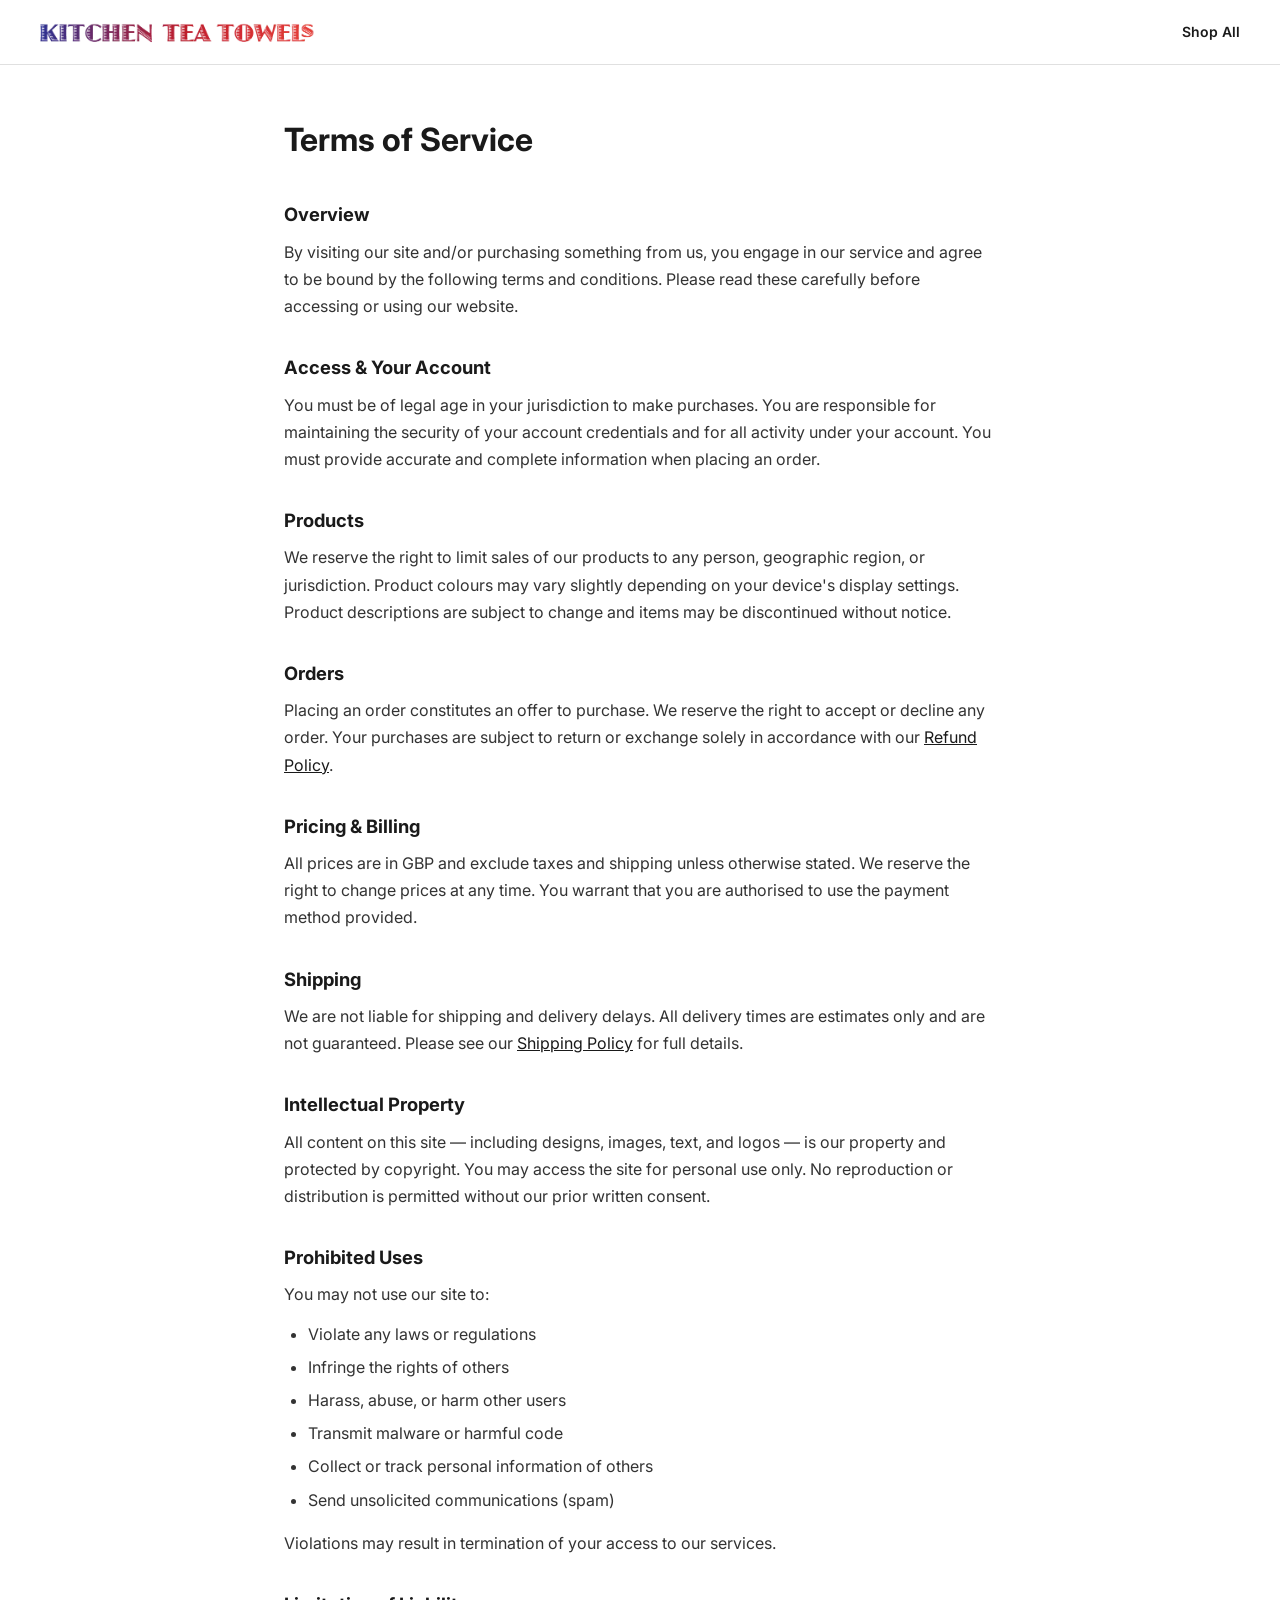
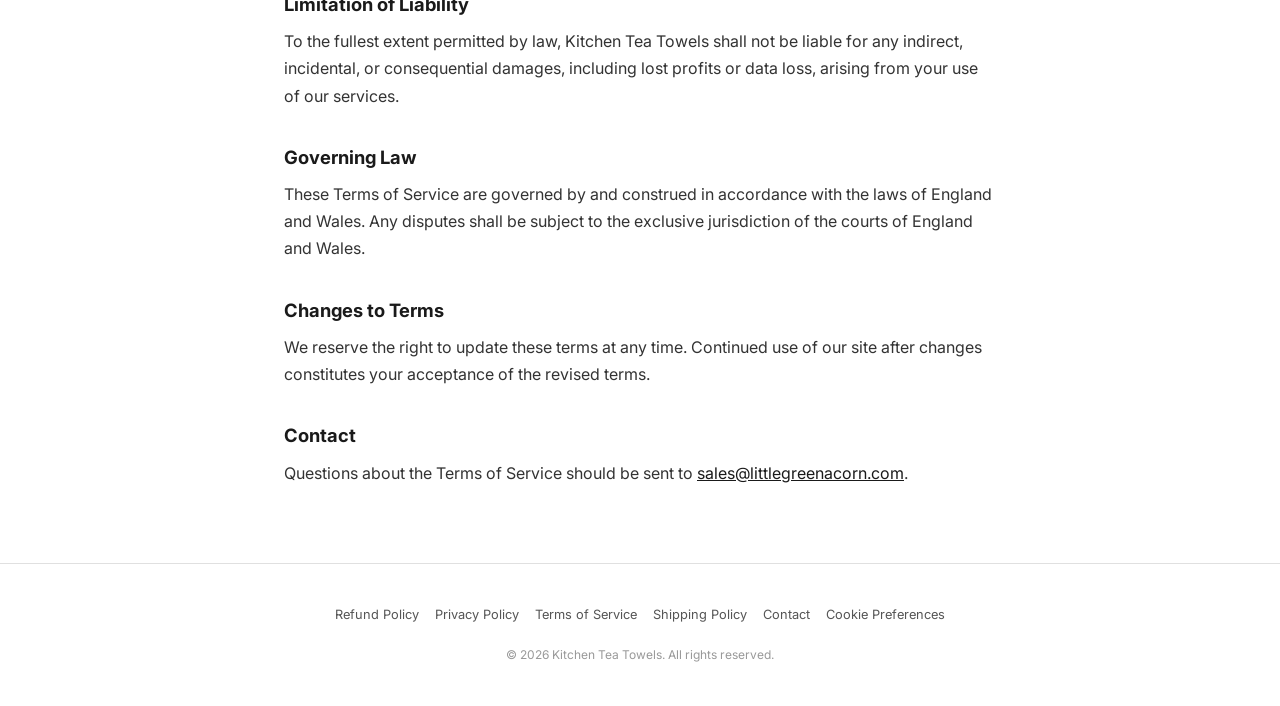
<file: terms-of-service.html>
<!DOCTYPE html>
<html lang="en">
<head>
  <meta charset="UTF-8" />
  <meta name="viewport" content="width=device-width, initial-scale=1.0" />
  <title>Terms of Service | Kitchen Tea Towels</title>
  <meta name="description" content="Kitchen Tea Towels terms of service — the rules governing your use of our website and purchases." />
  <meta name="robots" content="noindex" />
  <link rel="preconnect" href="https://fonts.googleapis.com" />
  <link href="https://fonts.googleapis.com/css2?family=Inter:wght@400;600;700&display=swap" rel="stylesheet" />
  <link rel="stylesheet" href="policy.css" />
</head>
<body>
<header>
  <div class="header-inner">
    <a class="logo" href="index.html"><img src="images/kitchen-tea-towels-logo.webp" alt="Kitchen Tea Towels" class="nav-logo" /></a>
    <a href="index.html#products" class="shop-link">Shop All</a>
  </div>
</header>

<main class="policy-page">
  <h1>Terms of Service</h1>

  <h2>Overview</h2>
  <p>By visiting our site and/or purchasing something from us, you engage in our service and agree to be bound by the following terms and conditions. Please read these carefully before accessing or using our website.</p>

  <h2>Access &amp; Your Account</h2>
  <p>You must be of legal age in your jurisdiction to make purchases. You are responsible for maintaining the security of your account credentials and for all activity under your account. You must provide accurate and complete information when placing an order.</p>

  <h2>Products</h2>
  <p>We reserve the right to limit sales of our products to any person, geographic region, or jurisdiction. Product colours may vary slightly depending on your device's display settings. Product descriptions are subject to change and items may be discontinued without notice.</p>

  <h2>Orders</h2>
  <p>Placing an order constitutes an offer to purchase. We reserve the right to accept or decline any order. Your purchases are subject to return or exchange solely in accordance with our <a href="refund-policy.html">Refund Policy</a>.</p>

  <h2>Pricing &amp; Billing</h2>
  <p>All prices are in GBP and exclude taxes and shipping unless otherwise stated. We reserve the right to change prices at any time. You warrant that you are authorised to use the payment method provided.</p>

  <h2>Shipping</h2>
  <p>We are not liable for shipping and delivery delays. All delivery times are estimates only and are not guaranteed. Please see our <a href="shipping-policy.html">Shipping Policy</a> for full details.</p>

  <h2>Intellectual Property</h2>
  <p>All content on this site — including designs, images, text, and logos — is our property and protected by copyright. You may access the site for personal use only. No reproduction or distribution is permitted without our prior written consent.</p>

  <h2>Prohibited Uses</h2>
  <p>You may not use our site to:</p>
  <ul>
    <li>Violate any laws or regulations</li>
    <li>Infringe the rights of others</li>
    <li>Harass, abuse, or harm other users</li>
    <li>Transmit malware or harmful code</li>
    <li>Collect or track personal information of others</li>
    <li>Send unsolicited communications (spam)</li>
  </ul>
  <p>Violations may result in termination of your access to our services.</p>

  <h2>Limitation of Liability</h2>
  <p>To the fullest extent permitted by law, Kitchen Tea Towels shall not be liable for any indirect, incidental, or consequential damages, including lost profits or data loss, arising from your use of our services.</p>

  <h2>Governing Law</h2>
  <p>These Terms of Service are governed by and construed in accordance with the laws of England and Wales. Any disputes shall be subject to the exclusive jurisdiction of the courts of England and Wales.</p>

  <h2>Changes to Terms</h2>
  <p>We reserve the right to update these terms at any time. Continued use of our site after changes constitutes your acceptance of the revised terms.</p>

  <h2>Contact</h2>
  <p>Questions about the Terms of Service should be sent to <a href="mailto:sales@littlegreenacorn.com">sales@littlegreenacorn.com</a>.</p>
</main>

<footer>
  <div class="footer-inner">
    <div class="footer-links">
      <a href="refund-policy.html">Refund Policy</a>
      <a href="privacy-policy.html">Privacy Policy</a>
      <a href="terms-of-service.html">Terms of Service</a>
      <a href="shipping-policy.html">Shipping Policy</a>
      <a href="contact.html">Contact</a>
      <a href="cookies.html">Cookie Preferences</a>
    </div>
    <p class="footer-copy">&copy; 2026 Kitchen Tea Towels. All rights reserved.</p>
  </div>
</footer>
</body>
</html>
</file>
<file: policy.css>
*, *::before, *::after { box-sizing: border-box; margin: 0; padding: 0; }

:root {
  --yellow: #fce477;
  --gray-light: #f5f5f5;
  --gray-mid: #e0e0e0;
  --gray-text: #555;
  --text: #1a1a1a;
  --radius: 12px;
}

body {
  font-family: 'Inter', sans-serif;
  color: var(--text);
  background: #fff;
  line-height: 1.7;
}

/* HEADER */
header {
  position: sticky;
  top: 0;
  z-index: 100;
  background: #fff;
  border-bottom: 1px solid var(--gray-mid);
  padding: 0 24px;
}

.header-inner {
  max-width: 1200px;
  margin: 0 auto;
  height: 64px;
  display: flex;
  align-items: center;
  justify-content: space-between;
}

.logo { text-decoration: none; }

.nav-logo {
  height: 40px;
  width: auto;
  display: block;
}

.shop-link {
  font-size: 0.875rem;
  font-weight: 600;
  text-decoration: none;
  color: var(--text);
}

/* POLICY CONTENT */
.policy-page {
  max-width: 760px;
  margin: 0 auto;
  padding: 48px 24px 64px;
}

.policy-page h1 {
  font-size: 2rem;
  font-weight: 700;
  margin-bottom: 32px;
}

.policy-page h2 {
  font-size: 1.15rem;
  font-weight: 700;
  margin: 32px 0 8px;
}

.policy-page p {
  margin-bottom: 12px;
  color: #333;
}

.policy-page ul {
  margin: 8px 0 16px 24px;
  color: #333;
}

.policy-page ul li {
  margin-bottom: 6px;
}

.policy-page a {
  color: var(--text);
  text-decoration: underline;
}

.last-updated {
  color: var(--gray-text);
  font-size: 0.875rem;
  margin-bottom: 24px !important;
}

/* CONTACT PAGE */
.contact-block {
  background: var(--gray-light);
  border-radius: var(--radius);
  padding: 24px;
  margin: 24px 0 32px;
}

.contact-block h2 {
  margin-top: 16px;
  font-size: 1rem;
}

.contact-block h2:first-child { margin-top: 0; }

.contact-form {
  display: flex;
  flex-direction: column;
  gap: 12px;
  margin-top: 16px;
}

.contact-form label {
  font-weight: 600;
  font-size: 0.875rem;
}

.contact-form input,
.contact-form textarea {
  width: 100%;
  padding: 10px 12px;
  border: 1px solid var(--gray-mid);
  border-radius: 8px;
  font-family: inherit;
  font-size: 0.9rem;
  background: #fff;
}

.contact-form textarea { resize: vertical; }

.submit-btn {
  align-self: flex-start;
  background: var(--yellow);
  border: 2px solid #999999;
  border-radius: 8px;
  padding: 10px 24px;
  font-family: inherit;
  font-size: 0.875rem;
  font-weight: 700;
  cursor: pointer;
  transition: background 0.15s;
  margin-top: 8px;
}

.submit-btn:hover { background: #f5d230; }

/* COOKIE TOGGLES */
.cookie-row {
  display: flex;
  align-items: flex-start;
  justify-content: space-between;
  gap: 24px;
  padding: 20px 0;
  border-bottom: 1px solid var(--gray-mid);
}

.cookie-info { flex: 1; }
.cookie-info p { font-size: 0.875rem; color: var(--gray-text); margin-top: 4px; }

.cookie-badge {
  font-size: 0.75rem;
  font-weight: 600;
  padding: 4px 10px;
  border-radius: 999px;
  white-space: nowrap;
  flex-shrink: 0;
}

.always-on {
  background: var(--gray-mid);
  color: var(--gray-text);
  margin-top: 2px;
}

.toggle {
  position: relative;
  display: inline-block;
  width: 44px;
  height: 24px;
  flex-shrink: 0;
  margin-top: 2px;
}

.toggle input { display: none; }

.slider {
  position: absolute;
  inset: 0;
  background: var(--gray-mid);
  border-radius: 999px;
  cursor: pointer;
  transition: background 0.2s;
}

.slider::before {
  content: '';
  position: absolute;
  width: 18px;
  height: 18px;
  left: 3px;
  top: 3px;
  background: #fff;
  border-radius: 50%;
  transition: transform 0.2s;
}

.toggle input:checked + .slider { background: #1a1a1a; }
.toggle input:checked + .slider::before { transform: translateX(20px); }

/* FOOTER */
footer {
  border-top: 1px solid var(--gray-mid);
  padding: 40px 24px;
  text-align: center;
}

.footer-inner { max-width: 1200px; margin: 0 auto; }

.footer-links {
  display: flex;
  flex-wrap: wrap;
  justify-content: center;
  gap: 16px;
  margin-bottom: 20px;
}

.footer-links a {
  font-size: 0.8rem;
  color: var(--gray-text);
  text-decoration: none;
}

.footer-links a:hover { text-decoration: underline; }

.footer-copy { font-size: 0.75rem; color: #999; }
</file>
